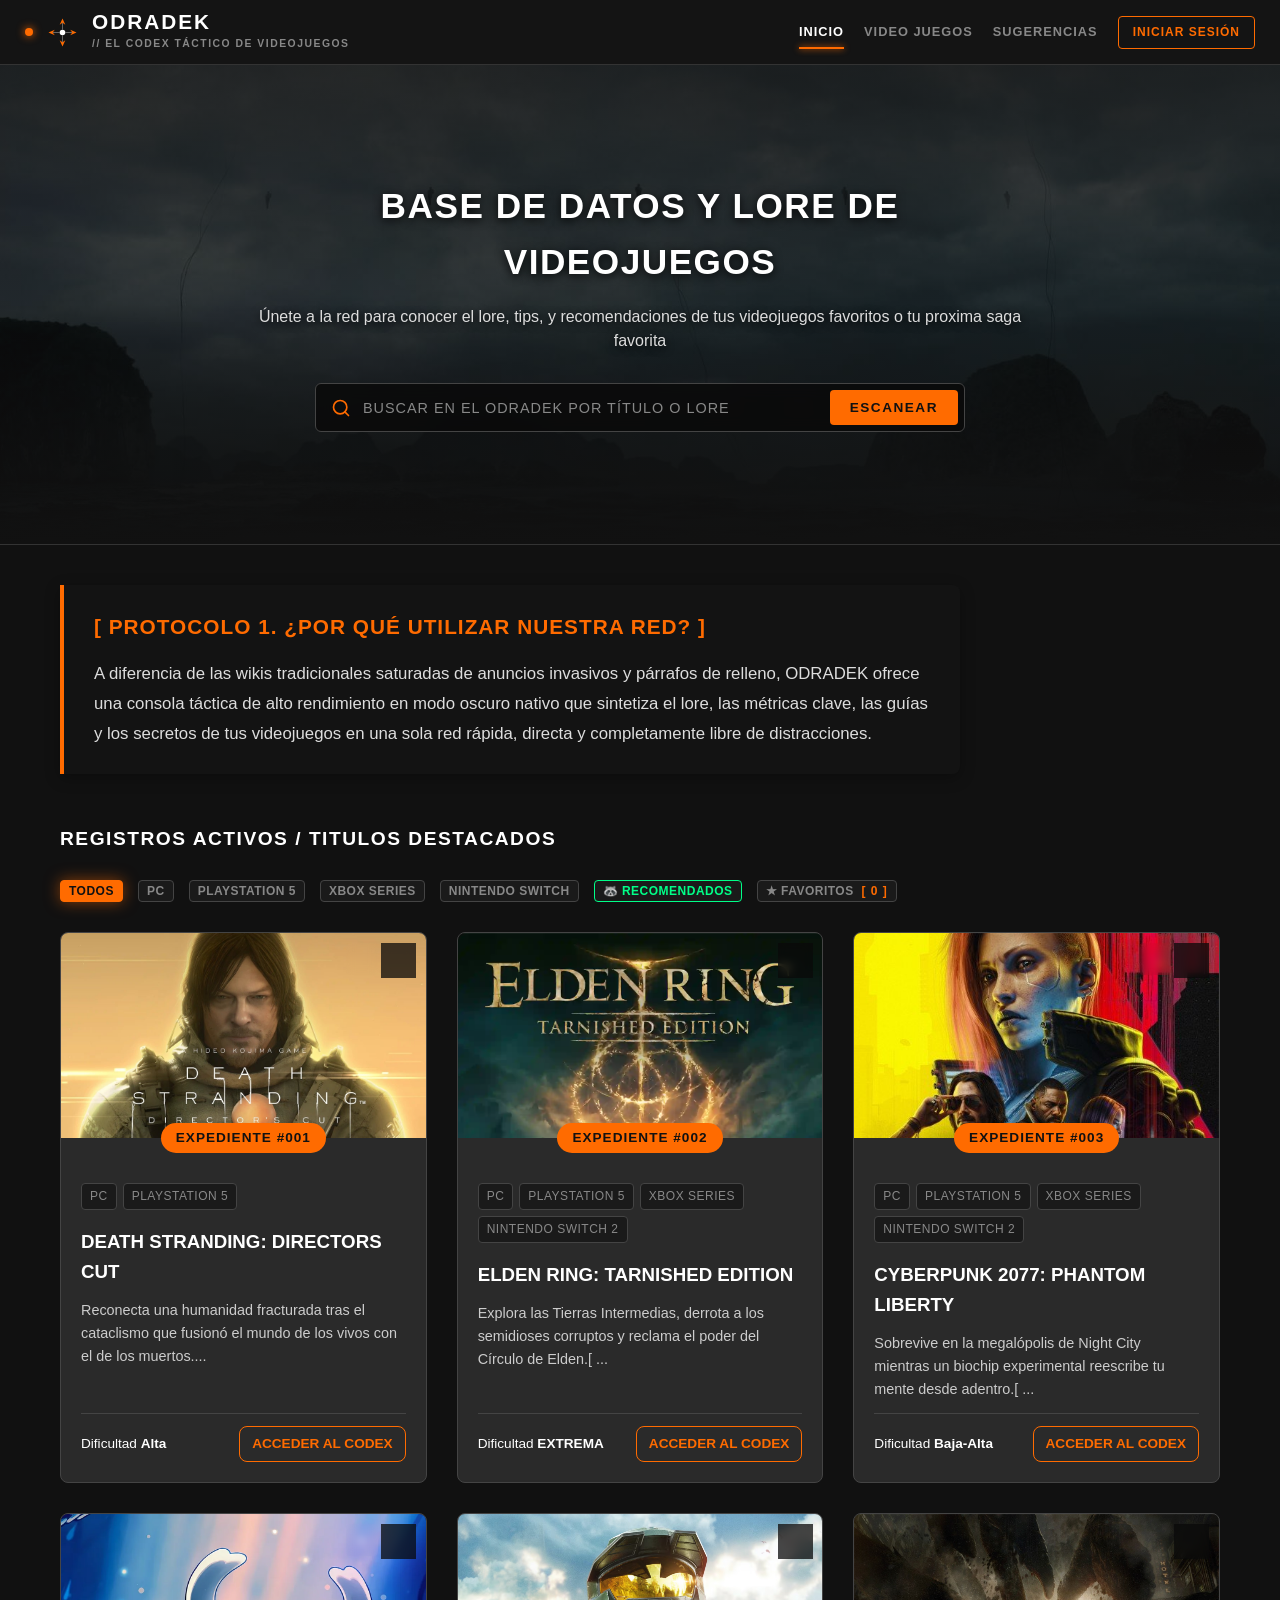
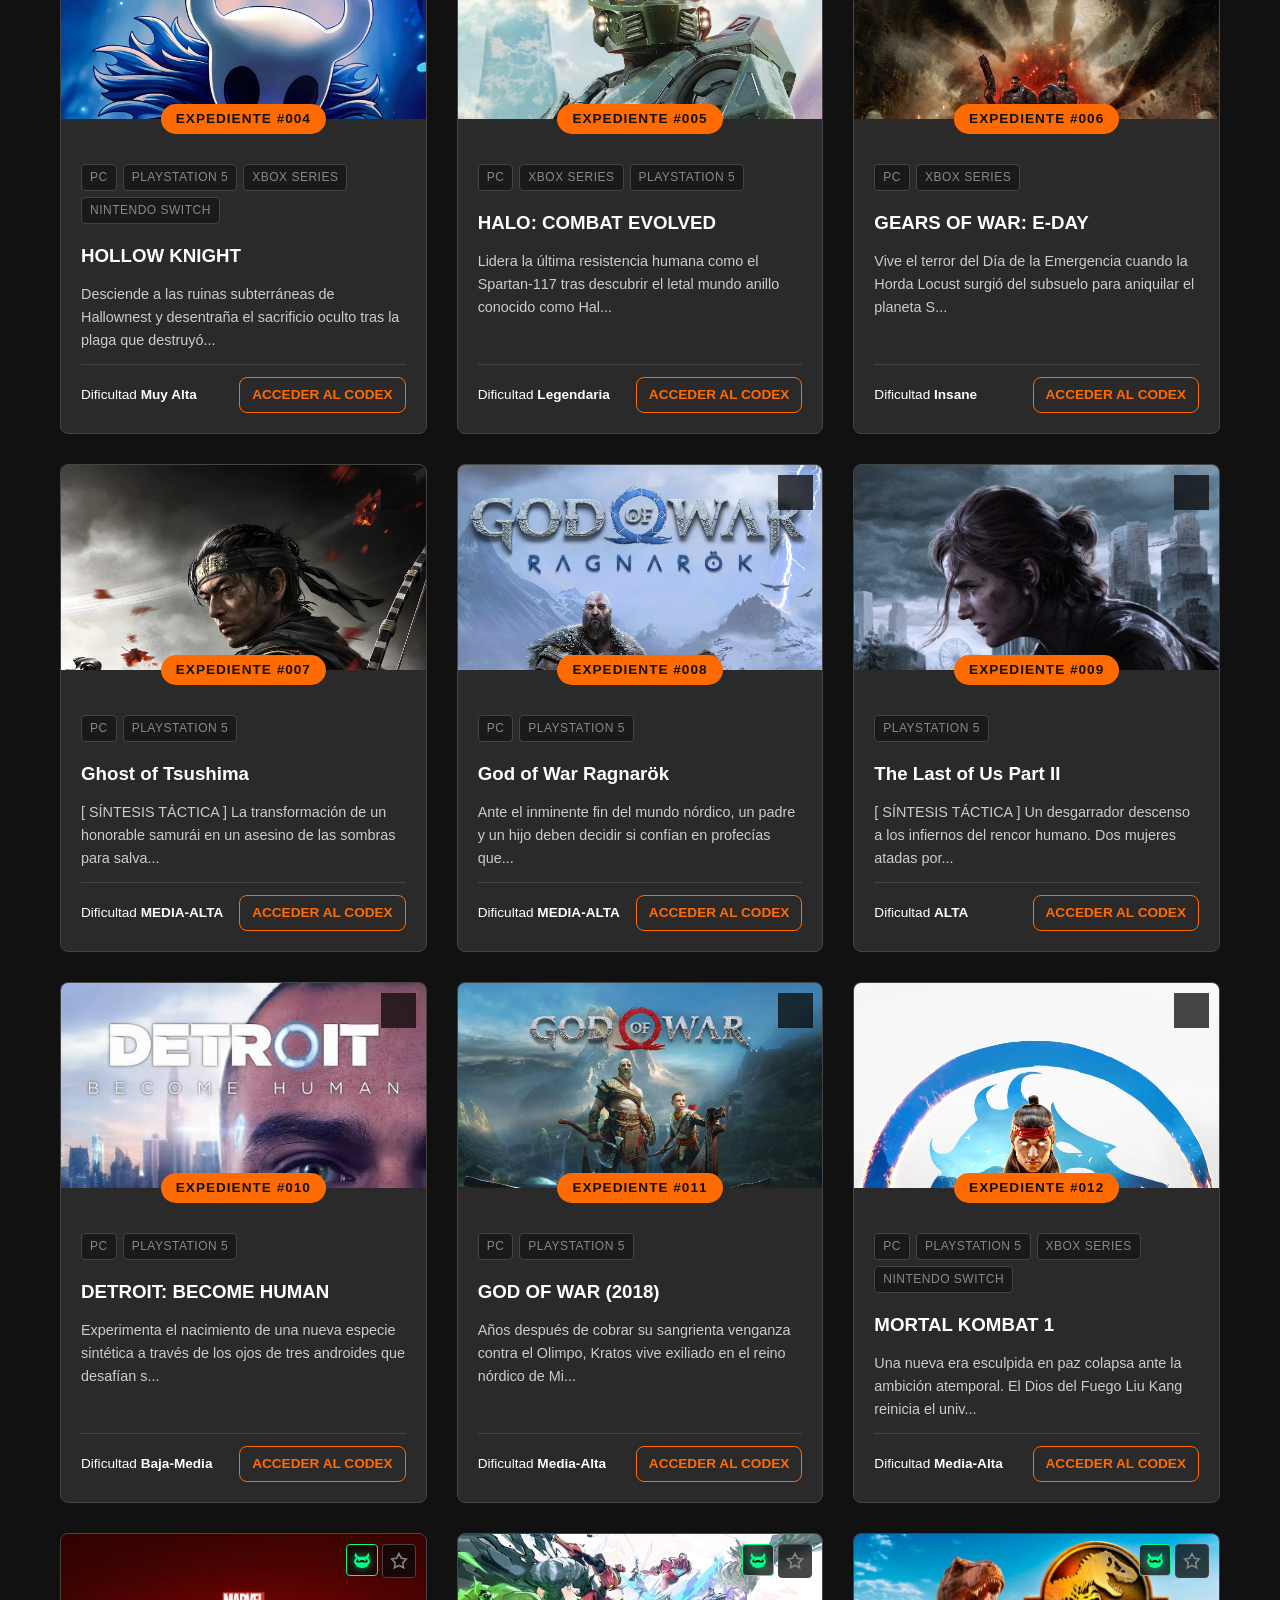
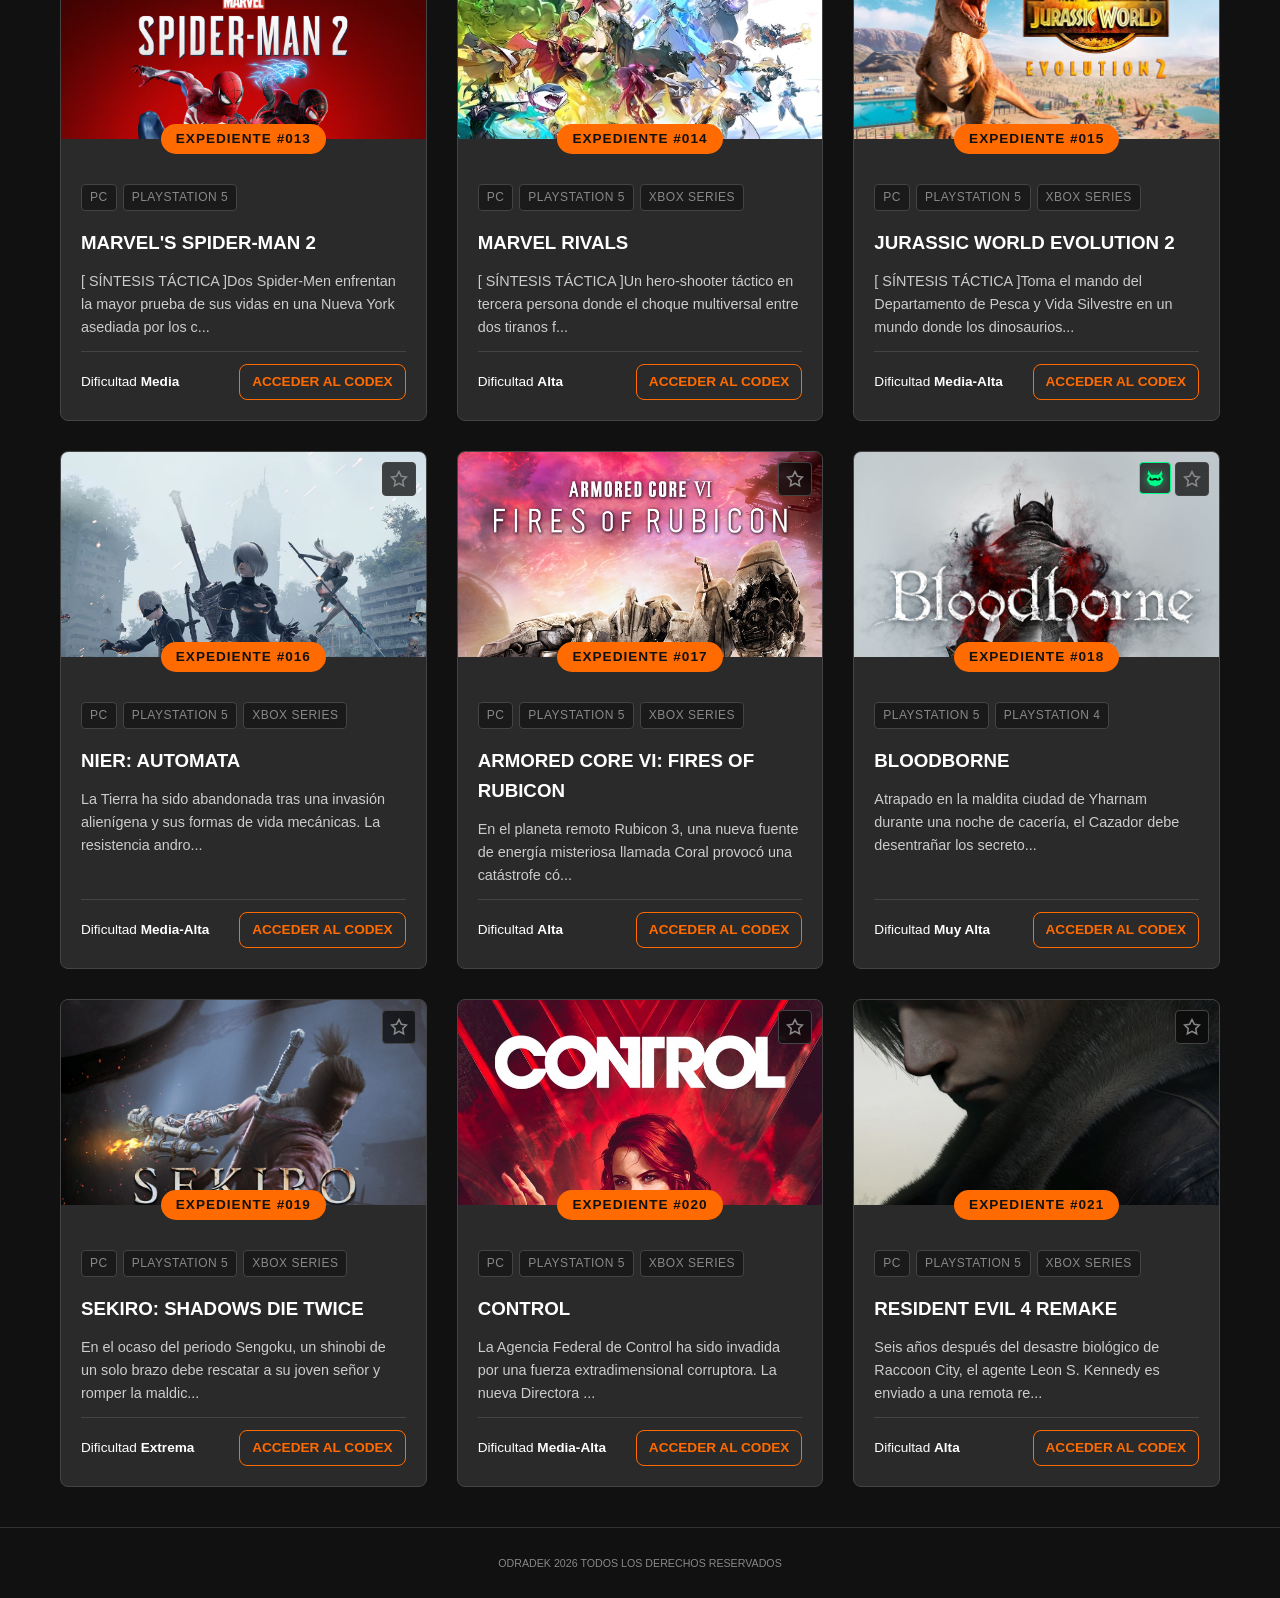
<file: index.html>
<!DOCTYPE html>
<html lang="es">
<head>
    <title>ODRADEK - Inicio</title>
    <link rel="stylesheet" href="css/style.css">
    <meta charset="UTF-8" />
    <meta name="description" content="Escanea e investiga el terreno de tu videojuego favorito, Para y hecho por Gamers" />
</head>
<body>

    <!-- Modal oculto: Easter Egg Protocolo Mapache -->
    <div id="mapache-protocol" style="display: none; position: fixed; top: 0; left: 0; width: 100%; height: 100%; background: rgba(10, 10, 10, 0.95); z-index: 9999; flex-direction: column; justify-content: center; align-items: center; text-align: center; border: 2px solid #ff6b00; backdrop-filter: blur(5px);">
        <h1 style="color: #ff6b00; font-family: monospace; font-size: 3rem; text-shadow: 0 0 15px #ff6b00; letter-spacing: 5px;">// ACCESO RESTRINGIDO //</h1>
        <p style="color: #fff; font-family: monospace; font-size: 1.2rem; max-width: 600px; margin: 20px 0;">Has accedido a los registros cifrados de Lyrod Studios. Las transmisiones están siendo monitoreadas.</p>
        <img src="IMG/MAPACHE_RODU.jpg" alt="Mapache Lyrod Studios" style="width: 220px; height: 220px; border-radius: 50%; border: 2px solid #ff6b00; margin-bottom: 30px; object-fit: cover; box-shadow: 0 0 25px rgba(255, 107, 0, 0.4);">
        <button id="btn-cerrar-mapache" class="btn-card" style="padding: 15px 30px; font-size: 1.2rem; cursor: pointer;">CERRAR CONEXIÓN</button>
    </div>

    <!-- Efecto visual de escaneo en pantalla -->
    <div class="screen-scanner"></div>

    <!-- Barra de navegación superior -->
    <header>
        <a href="index.html" class="brand-container">
            <span class="hud-indicator"></span>
            <svg xmlns="http://www.w3.org/2000/svg" viewBox="0 0 100 100" width="32" height="32" class="brand-logo" alt="Odradek">
                <circle cx="50" cy="50" r="8" fill="#ffffff" />
                <g fill="#ff6b00">
                    <polygon points="50,10 42,28 50,22 58,28" />
                    <polygon points="90,50 72,42 78,50 72,58" />
                    <polygon points="50,90 58,72 50,78 42,72" />
                    <polygon points="10,50 28,58 22,50 28,42" />
                </g>
                <g stroke="#888888" stroke-width="2.5" opacity="0.8">
                    <line x1="50" y1="22" x2="50" y2="42" />
                    <line x1="78" y1="50" x2="58" y2="50" />
                    <line x1="50" y1="78" x2="50" y2="58" />
                    <line x1="22" y1="50" x2="42" y2="50" />
                </g>
            </svg>
            <div class="brand-text">
                <h1 class="brand-title">ODRADEK</h1>
                <h2 class="brand-subtitle">// EL CODEX TÁCTICO DE VIDEOJUEGOS</h2>
            </div>
        </a>
        <nav class="nav-menu">
            <a href="index.html" class="nav-link active">INICIO</a>
            <a href="#catalogo" id="btn-catalogo" class="nav-link">VIDEO JUEGOS</a>
            <a href="#" id="btn-sugerencias" class="nav-link">SUGERENCIAS</a>
            <a href="#" id="btn-login" class="btn-login">INICIAR SESIÓN</a>
        </nav>
    </header>

    <!-- Banner principal y consola de búsqueda -->
    <section class="hero-banner">
        <img src="IMG/background.webp" width="500" alt="death-stranding-Background" class="hero-bg" />
        <div class="hero-overlay"></div>
        <main>
            <div class="hero-content">
                <h1 class="hero-title">BASE DE DATOS Y LORE DE VIDEOJUEGOS</h1>
                <p class="hero-desc">Únete a la red para conocer el lore, tips, y recomendaciones de tus videojuegos favoritos o tu proxima saga favorita</p>

                <div class="search-console">
                    <form role="search" onsubmit="event.preventDefault();"></form>
                    <svg class="search-icon" xmlns="http://www.w3.org/2000/svg" width="20" height="20" viewBox="0 0 24 24" fill="none" stroke="currentColor" stroke-width="2" stroke-linecap="round" stroke-linejoin="round">
                        <circle cx="11" cy="11" r="8"></circle>
                        <line x1="21" y1="21" x2="16.65" y2="16.65"></line>
                    </svg>
                    <input type="text" class="search-input" placeholder="BUSCAR EN EL ODRADEK POR TÍTULO O LORE">
                    <button class="btn-scan">ESCANEAR</button>
                </div>
            </div>
        </main>
    </section>

    <!-- Contenido principal y catálogo -->
    <main>
        <section class="protocol-section">
            <div>
                <h1>[ PROTOCOLO 1. ¿POR QUÉ UTILIZAR NUESTRA RED? ]</h1>
                <p>A diferencia de las wikis tradicionales saturadas de anuncios invasivos y párrafos de relleno, ODRADEK ofrece una consola táctica de alto rendimiento en modo oscuro nativo que sintetiza el lore, las métricas clave, las guías y los secretos de tus videojuegos en una sola red rápida, directa y completamente libre de distracciones.</p>
            </div>
        </section>

        <section id="catalogo" class="game-grid-container">
            <h2 class="Section-Title">REGISTROS ACTIVOS / TITULOS DESTACADOS</h2>

            <!-- Botones de filtro por consola -->
            <div class="platform-filters">
                <button class="tag filter-tag active" data-platform="all">TODOS</button>
                <button class="tag tag-pc filter-tag" data-platform="pc">PC</button>
                <button class="tag tag-ps filter-tag" data-platform="playstation">PLAYSTATION 5</button>
                <button class="tag tag-xbox filter-tag" data-platform="xbox">XBOX SERIES</button>
                <button class="tag tag-nintendo filter-tag" data-platform="nintendo">NINTENDO SWITCH</button>
                <button class="tag filter-tag tag-rec" data-platform="recommended">🦝 RECOMENDADOS</button>
                <button class="tag filter-tag tag-fav" data-platform="favorites"> ★ FAVORITOS <span id="fav-count" class="fav-counter">[ 0 ]</span>
</button>
            </div>

            <!-- Contenedor dinámico: JS inyecta las tarjetas aquí -->
            <div class="game-grid"></div>

            <!-- Alerta oculta: se activa cuando la búsqueda da 0 resultados -->
            <div id="no-results" style="display: none; text-align: center; padding: 40px 20px; border: 1px dashed #ff3333; background: rgba(255, 51, 51, 0.05); margin-top: 20px; border-radius: 4px;">
                <h3 style="color: #ff3333; font-family: monospace; font-size: 1.5rem; letter-spacing: 2px; margin-bottom: 10px;">[ // ERROR 404: EXPEDIENTE NO LOCALIZADO x.x // ]</h3>
                <p style="color: #888; font-family: monospace;">La red ODRADEK no encontró coincidencias en los registros activos. Intenta otra vez.</p>
            </div>

            <!-- Alerta táctica: se activa cuando el filtro de favoritos está en 0 -->
<div id="no-favorites" style="display: none; text-align: center; padding: 40px 20px; border: 1px dashed var(--neon-orange); background: rgba(255, 107, 0, 0.05); margin-top: 20px; border-radius: 4px;">
    <h3 style="color: var(--neon-orange); font-family: monospace; font-size: 1.5rem; letter-spacing: 2px; margin-bottom: 10px;">[ // REGISTRO DE FAVORITOS VACÍO // ]</h3>
    <p style="color: #888; font-family: monospace;">No has fijado ningún expediente en la memoria rápida. Pulsa la estrella en cualquier tarjeta para sincronizarla.</p>
</div>
        </section>
    </main>

    <footer>
        <small>ODRADEK 2026 TODOS LOS DERECHOS RESERVADOS</small>
    </footer>

<!-- Conexión a base de datos y lógica principal -->
    <script src="database.js"></script>
<!-- Módulos de infraestructura -->
    <script src="js/audio.js"></script>
    <script src="js/storage.js"></script>
 <!-- Orquestador principal de la interfaz -->
    <script src="js/app.js"></script>
    <script src="js/toast.js"></script>
</body>
</html>

<!-- NOTA INTERNA: AQUI TERMINA EL DIA UNO, CON EL TUTORIAL AL MINUTO 47:11 PENDIENTE DE CONTINUACION
 ANIMOS CHOOM, YO CONFIO EN TI -->
</file>
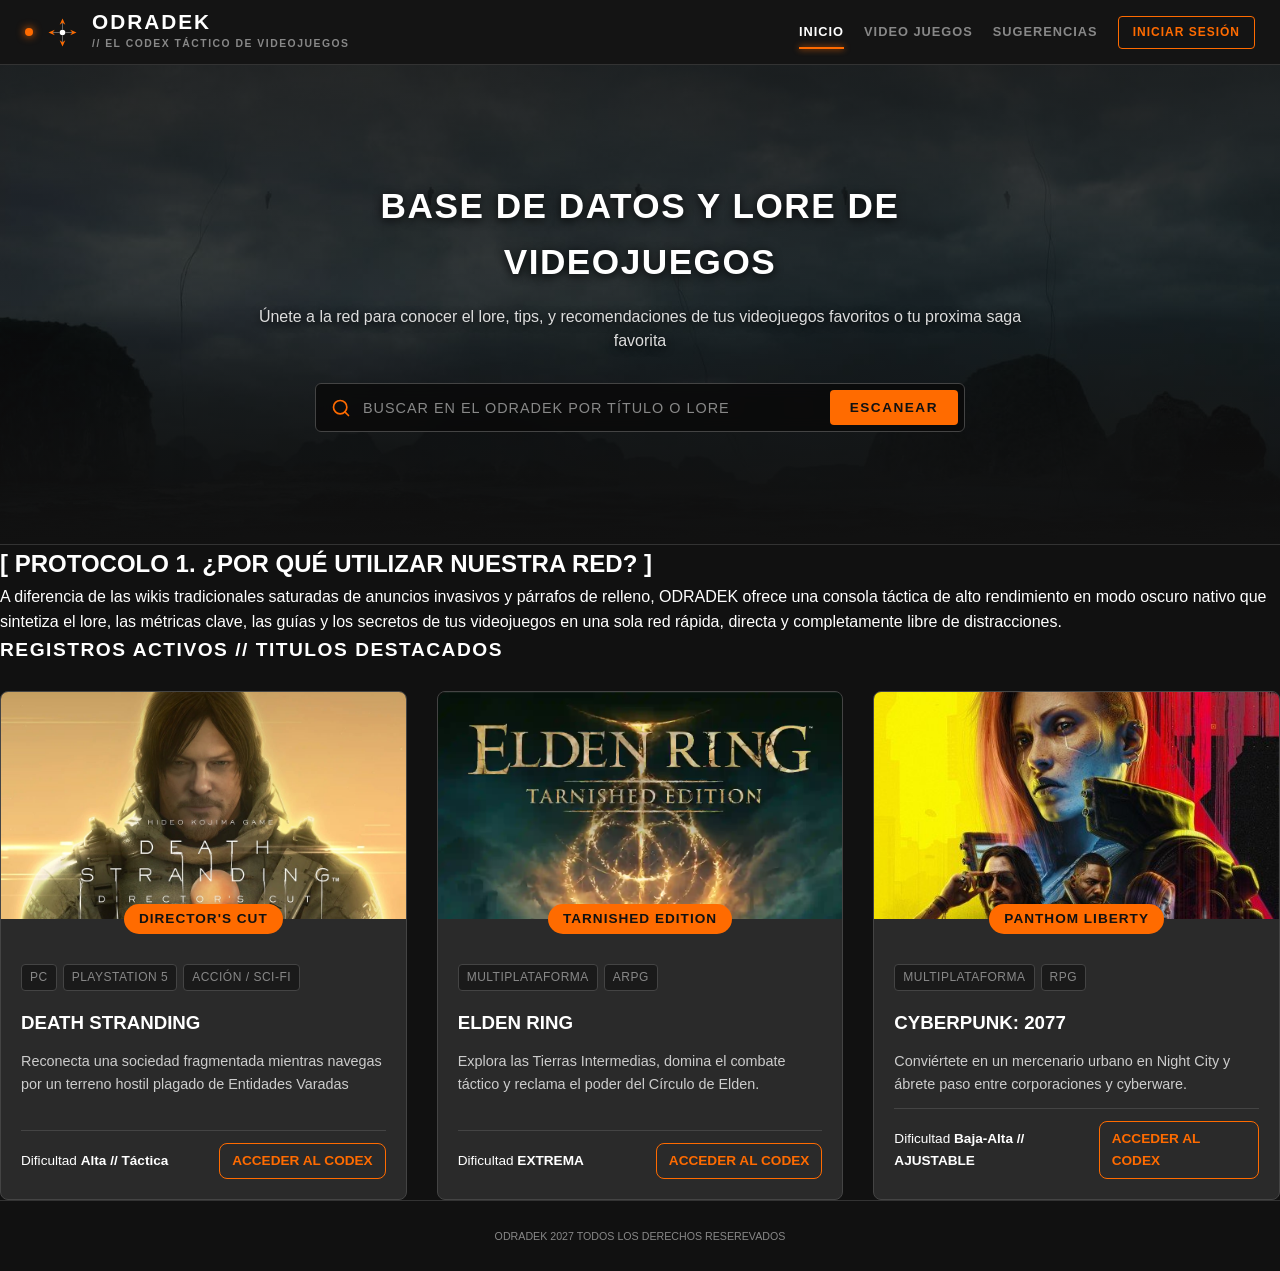
<file: HTML/index.html>
<!DOCTYPE html>

<html lang="es">

<head>

<title> ODRADEK - Inicio </title>
<link rel="stylesheet" href="Style.css">
<meta charset="UTF-8" />
<meta name="description" content="Escanea e investiga 
el terreno de tu videojuego favorito, Para y hecho por Gamers" />

</head>
<body>

<header>
  <div class="brand-container">
    <!-- 1. Indicador parpadeante HUD -->
    <span class="hud-indicator"></span>

    <svg xmlns="http://www.w3.org/2000/svg" viewBox="0 0 100 100" width="32" height="32" class="brand-logo" alt="Odradek">
      <circle cx="50" cy="50" r="8" fill="#ffffff" />
      <g fill="#ff6b00">
        <polygon points="50,10 42,28 50,22 58,28" />
        <polygon points="90,50 72,42 78,50 72,58" />
        <polygon points="50,90 58,72 50,78 42,72" />
        <polygon points="10,50 28,58 22,50 28,42" />
      </g>
      <g stroke="#888888" stroke-width="2.5" opacity="0.8">
        <line x1="50" y1="22" x2="50" y2="42" />
        <line x1="78" y1="50" x2="58" y2="50" />
        <line x1="50" y1="78" x2="50" y2="58" />
        <line x1="22" y1="50" x2="42" y2="50" />
      </g>
    </svg>

    <div class="brand-text">
      <h1 class="brand-title">ODRADEK</h1>
      <h2 class="brand-subtitle">// EL CODEX TÁCTICO DE VIDEOJUEGOS</h2>
    </div>
  </div>

  <nav class="nav-menu">
    <a href="#" class="nav-link active">INICIO</a>
    <a href="#" class="nav-link">VIDEO JUEGOS</a>
    <a href="#" class="nav-link">SUGERENCIAS</a>
    <a href="#" class="btn-login">INICIAR SESIÓN</a>
  </nav>
</header>
<section class="hero-banner">
  <img src="./background.webp" width="500" alt="death-stranding-Background" class="hero-bg"/>
<div class="hero-overlay"> </div>
<main>

<div class="hero-content"> 

  <h1 class="hero-title"> BASE DE DATOS Y LORE DE VIDEOJUEGOS</h1>
  <p class="hero-desc">Únete a la red para conocer el lore, tips, y recomendaciones de tus videojuegos favoritos o tu proxima saga favorita </p>

<div class="search-console">
<form role="search"> </form>
<svg class="search-icon" xmlns="http://www.w3.org/2000/svg" width="20" height="20" viewBox="0 0 24 24" fill="none" stroke="currentColor" stroke-width="2" stroke-linecap="round" stroke-linejoin="round">
    <circle cx="11" cy="11" r="8"></circle>
    <line x1="21" y1="21" x2="16.65" y2="16.65"></line>
  </svg>
<input type="text" class="search-input" placeholder="BUSCAR EN EL ODRADEK POR TÍTULO O LORE">
<button class="btn-scan"> ESCANEAR </button>
</div>
</div>
</section>

<section>
   <div>
        <h1> [ PROTOCOLO 1. ¿POR QUÉ UTILIZAR NUESTRA RED? ]</h1>
    
    <p>A diferencia de las wikis tradicionales saturadas de anuncios invasivos y párrafos de relleno, ODRADEK  ofrece una consola táctica de alto rendimiento en modo oscuro nativo que sintetiza el lore, las métricas clave, las guías y los secretos de tus videojuegos en una sola red rápida, directa y completamente libre de distracciones. </p>
</div>
 <section class="game-grid-container">
<h2 class="Section-Title"> REGISTROS ACTIVOS // TITULOS DESTACADOS </h2> 


<div class="game-grid">
  <!-- TARJETA 1: DEATH STRANDING -->
<article class="game-card">
 <!-- TARJETA 1: IMAGENN DE DEATH STRANDING -->
  <div class="card-image">
    <img src="./death-stranding-directors-cut_fbaa.jpg" alt="" width="300">
    <span class="game-badge"> DIRECTOR'S CUT </span>
  </div>
<!-- TARJETA 1: TAGS DE DEATH STRANDING -->
<div class="card-content">
  <div class="card-tags">
<span class="tag"> PC </span>
<span class="tag"> PLAYSTATION 5</span>
<span class="tag"> Acción / Sci-Fi</span>
  </div>
  
  <!-- TARJETA 1: CONTENIDO DE DEATH STRANDING -->
<h3> DEATH STRANDING </h3>
<p class="card-excerpt"> Reconecta una sociedad fragmentada mientras navegas por un terreno hostil plagado de Entidades Varadas </p>

<div class="card-footer"> 
<span class="card-metric"> Dificultad <strong> Alta // Táctica </strong></span>
<a href="#" class="btn-card"> ACCEDER AL CODEX</a>
</div>


</div>

</article>


  <!-- TARJETA 2: ELDEN RING -->
<article class="game-card">
 <!-- TARJETA 1: IMAGEN DE ELDEN RING -->
  <div class="card-image">
    <img src="./ELDENRING.png" alt="" width="300">
    <span class="game-badge"> TARNISHED EDITION </span>
  </div>
<!-- TARJETA 2: TAGS DE ELDEN RING -->
<div class="card-content">
  <div class="card-tags">
<span class="tag"> Multiplataforma</span>
<span class="tag"> ARPG </span>
  </div>
  <!-- TARJETA 2: CONTENIDO DE ELDEN RING -->
<h3> ELDEN RING </h3>
<p class="card-excerpt"> Explora las Tierras Intermedias, domina el combate táctico y reclama el poder del Círculo de Elden. </p>

<div class="card-footer"> 
<span class="card-metric"> Dificultad <strong> EXTREMA </strong></span>
<a href="#" class="btn-card"> ACCEDER AL CODEX</a>
</div>
</div>
</article>



  <!-- TARJETA 3: CYBERPUNK: 2077 -->
<article class="game-card">
 <!-- TARJETA 1: IMAGEN DE CYBERPUNK: 2077 -->
  <div class="card-image">
    <img src="./CYBERPUNK.png" alt="" width="300">
    <span class="game-badge"> PANTHOM LIBERTY </span>
  </div>
<!-- TARJETA 3: TAGS DE CYBERPUNK: 2077 -->
<div class="card-content">
  <div class="card-tags">
<span class="tag"> Multiplataforma</span>
<span class="tag"> RPG</span>
  </div>
  <!-- TARJETA 3: CONTENIDO DE CYBERPUNK: 2077 -->
<h3> CYBERPUNK: 2077 </h3>
<p class="card-excerpt"> Conviértete en un mercenario urbano en Night City y ábrete paso entre corporaciones y cyberware. </p>

<div class="card-footer"> 
<span class="card-metric"> Dificultad <strong> Baja-Alta // AJUSTABLE </strong></span>
<a href="#" class="btn-card"> ACCEDER AL CODEX</a>
</div>
</div>
</article>


</div>
 </section>



</main>

<footer>

<small> ODRADEK 2027 TODOS LOS DERECHOS RESEREVADOS </small>

</footer>

</body>

</html>

<!-- NOTA INTERNA: AQUI TERMINA EL DIA UNO, CON EL TUTORIAL AL MINUTO 47:11 PENDIENTE DE CONTINUACION
 ANIMOS CHOOM, YO CONFIO EN TI -->
</file>
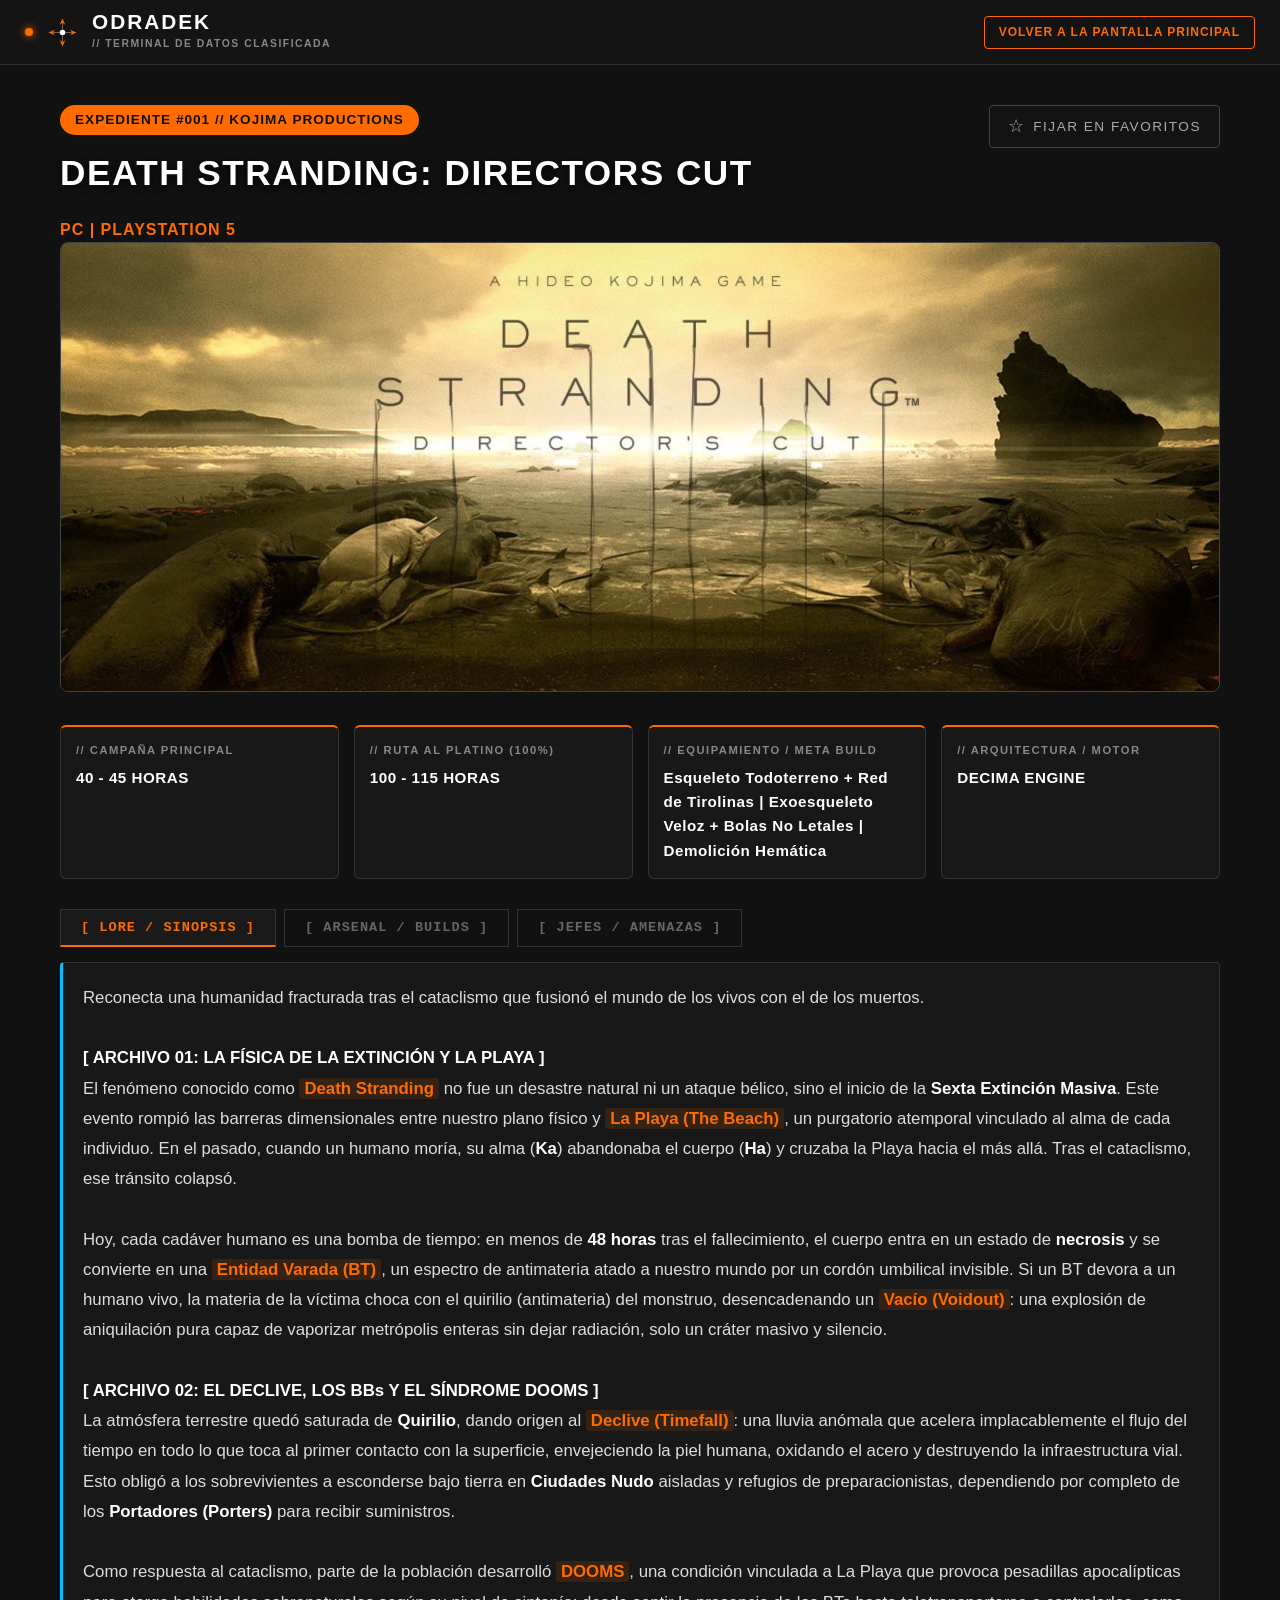
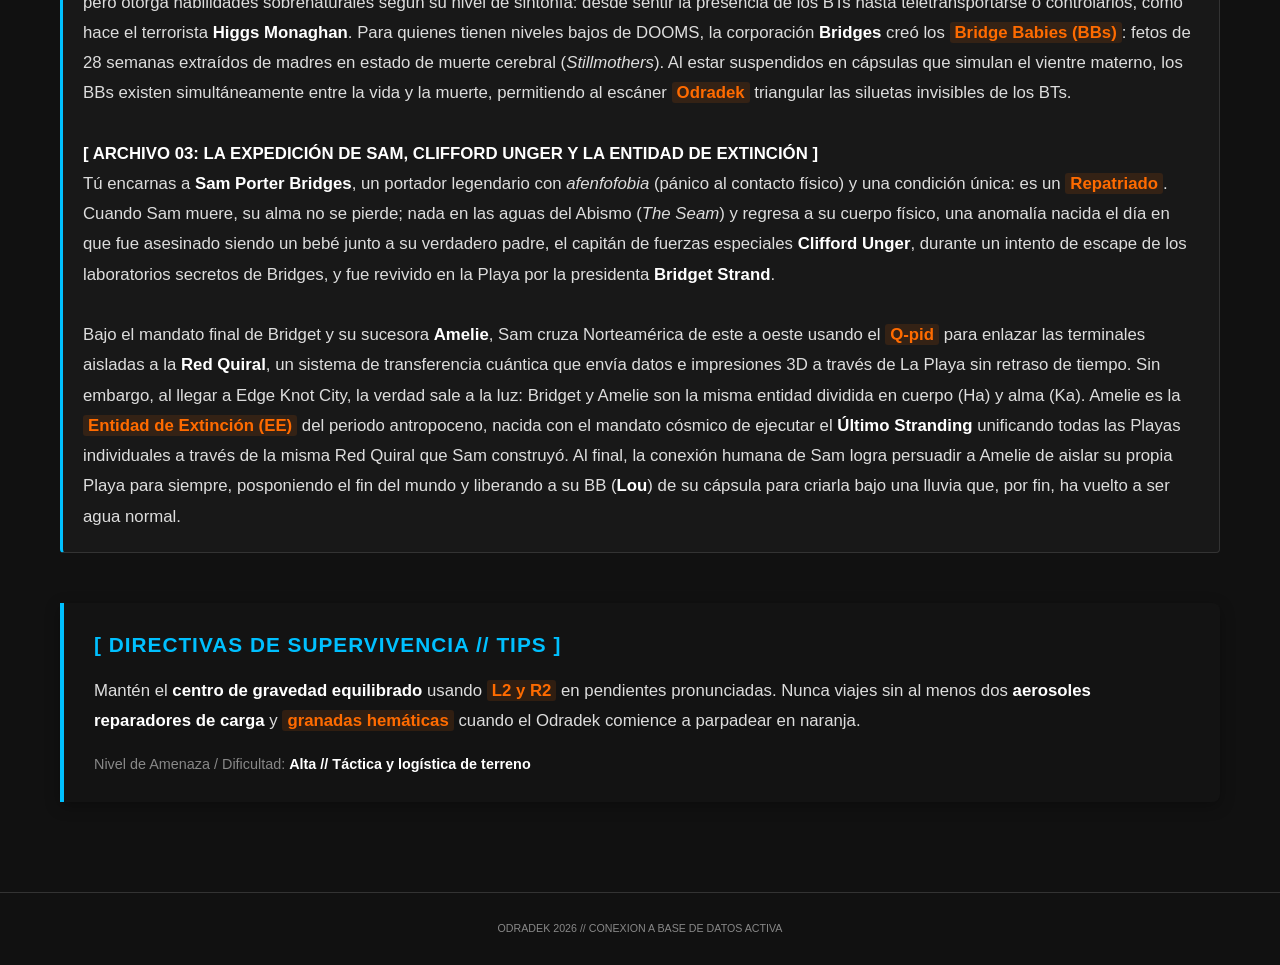
<file: codex.html>
<!DOCTYPE html>
<html lang="es">
<head>
    <meta charset="UTF-8">
    <meta name="viewport" content="width=device-width, initial-scale=1.0">
    <title>ODRADEK - Terminal del Codex</title>
    <link rel="stylesheet" href="css/style.css">
</head>
<body>

  <!-- BLOQUE 1: ENCABEZADO SUPERIOR -->
  <header>
    <a href="index.html" class="brand-container">
        <span class="hud-indicator"></span>
        <svg xmlns="http://www.w3.org/2000/svg" viewBox="0 0 100 100" width="32" height="32" class="brand-logo" alt="Odradek">
            <circle cx="50" cy="50" r="8" fill="#ffffff" />
            <g fill="#ff6b00">
                <polygon points="50,10 42,28 50,22 58,28" />
                <polygon points="90,50 72,42 78,50 72,58" />
                <polygon points="50,90 58,72 50,78 42,72" />
                <polygon points="10,50 28,58 22,50 28,42" />
            </g>
            <g stroke="#888888" stroke-width="2.5" opacity="0.8">
                <line x1="50" y1="22" x2="50" y2="42" />
                <line x1="78" y1="50" x2="58" y2="50" />
                <line x1="50" y1="78" x2="50" y2="58" />
                <line x1="22" y1="50" x2="42" y2="50" />
            </g>
        </svg>
        <div class="brand-text">
            <h1 class="brand-title">ODRADEK</h1>
            <h2 class="brand-subtitle">// TERMINAL DE DATOS CLASIFICADA</h2>
        </div>
    </a>
    <nav class="nav-menu">
       <a href="index.html" class="btn-login"> VOLVER A LA PANTALLA PRINCIPAL </a>
    </nav>
  </header>

  <main class="codex-container">

    <!-- BLOQUE 2: IDENTIFICACIÓN DEL JUEGO Y ACCIÓN DE FAVORITO -->
    <div class="codex-header">
        <div style="display: flex; justify-content: space-between; align-items: flex-start; flex-wrap: wrap; gap: 20px;">
            <div>
                <span id="game-badge" class="game-badge" style="margin: 0 0 10px 0;">CARGANDO...</span>
                <h1 id="game-title" class="hero-title">ESCANEANDO REGISTRO...</h1>
                <p id="game-platforms" style="color: var(--neon-orange); font-weight: bold; letter-spacing: 1px;"></p>
            </div>
            
            <!-- Botón de guardado táctico en memoria -->
            <button id="btn-codex-fav" class="btn-fav-codex" aria-label="Fijar expediente">
                <span class="fav-icon">★</span>
                <span class="fav-label">FIJAR EXPEDIENTE</span>
            </button>
        </div>
    </div>

    <div class="codex-banner">
        <img id="game-img" src="" alt="Imagen del juego" style="width: 100%; max-height: 450px; object-fit: cover; border-radius: 8px; border: 1px solid #444;">
    </div>

    <!-- BLOQUE 3: PANEL DE TELEMETRÍA TÁCTICA -->
    <section class="telemetry-grid">
        <div class="telemetry-card">
            <span class="telemetry-label">// CAMPAÑA PRINCIPAL</span>
            <strong id="game-campaign" class="telemetry-value">--</strong>
        </div>
        <div class="telemetry-card">
            <span class="telemetry-label">// RUTA AL PLATINO (100%)</span>
            <strong id="game-platinum" class="telemetry-value">--</strong>
        </div>
        <div class="telemetry-card">
            <span class="telemetry-label">// EQUIPAMIENTO / META BUILD</span>
            <strong id="game-build" class="telemetry-value">--</strong>
        </div>
        <div class="telemetry-card">
            <span class="telemetry-label">// ARQUITECTURA / MOTOR</span>
            <strong id="game-engine" class="telemetry-value">--</strong>
        </div>
    </section>

    <!-- BLOQUE 4: SISTEMA DE PESTAÑAS INTERACTIVAS (TABS) -->
    <section class="protocol-section" style="max-width: 100%; margin-top: 30px; border: none; padding: 0; background: transparent; box-shadow: none;">
        
        <div class="tabs-header">
            <button class="tab-btn active" data-tab="lore">[ LORE / SINOPSIS ]</button>
            <button class="tab-btn" data-tab="arsenal">[ ARSENAL / BUILDS ]</button>
            <button class="tab-btn" data-tab="amenazas">[ JEFES / AMENAZAS ]</button>
        </div>

        <div id="tab-lore" class="tab-content active" style="border-left-color: #00c0ff;">
            <p id="game-lore">Extrayendo información de la Red...</p>
        </div>

        <div id="tab-arsenal" class="tab-content" style="border-left-color: var(--neon-orange);">
            <p id="game-arsenal">Cargando armamento táctico...</p>
        </div>

        <div id="tab-amenazas" class="tab-content" style="border-left-color: #ff003c;">
            <p id="game-amenazas">Analizando perfiles hostiles...</p>
        </div>

    </section>

    <!-- BLOQUE 5: DIRECTIVAS DE SUPERVIVENCIA -->
    <section class="protocol-section" style="max-width: 100%; border-left-color: #00c0ff; margin-top: 30px;">
        <h1 style="color: #00c0ff;">[ DIRECTIVAS DE SUPERVIVENCIA // TIPS ]</h1>
        <p id="game-tips">Cargando parámetros de combate...</p>
        <p style="margin-top: 15px; font-size: 0.9rem; color: #888;">
            Nivel de Amenaza / Dificultad: <strong id="game-difficulty" style="color: #fff;"></strong>
        </p>
    </section>
    
  </main>

  <footer>
    <small>ODRADEK 2026 // CONEXION A BASE DE DATOS ACTIVA</small>
  </footer>

  <!-- INFRAESTRUCTURA Y CEREBRO MODULAR DEL CODEX -->
  <script src="database.js"></script>
  <script src="js/audio.js"></script>
  <script src="js/storage.js"></script>
  <script src="js/codex.js"></script>
  <script src="js/toast.js"></script>
</body>
</html>
</file>
<file: css/style.css>
:root {
    --neon-orange: #ff6b00;
    --tactical-grey: #2a2a2a;
    --text-muted: #888888;
}

* {
    margin: 0;
    padding: 0;
    box-sizing: border-box;
    font-family: 'Segoe UI', Tahoma, Geneva, Verdana, sans-serif;
}

html {
    scroll-behavior: smooth;
}

body {
    background-color: #111111;
    color: #ffffff;
    line-height: 1.6;
}

/* 2. HEADER HUD*/
header {
    background-color: #141414;
    border-bottom: 1px solid #333333;
    padding: 12px 25px;
    display: flex;
    justify-content: space-between;
    align-items: center;
    position: sticky;
    top: 0;
    z-index: 100;
    backdrop-filter: blur(8px);
}

.brand-container {
    display: flex;
    align-items: center;
    gap: 12px;
    text-decoration: none; /* Quita el subrayado de enlace */
    cursor: pointer;       /* Pone la manita al pasar el mouse */
}

.hud-indicator {
    width: 8px;
    height: 8px;
    background-color: var(--neon-orange);
    border-radius: 50%;
    box-shadow: 0 0 8px var(--neon-orange);
    animation: odradek-pulse 1.4s infinite ease-in-out;
}

.brand-logo {
    width: 35px;
    height: 35px;
}

.brand-text {
    display: flex;
    flex-direction: column;
}

.brand-title {
    font-size: 1.3rem;
    font-weight: 900;
    letter-spacing: 2px;
    color: #ffffff;
    margin: 0;
    line-height: 1;
}

.brand-subtitle {
    font-size: 0.65rem;
    color: var(--text-muted);
    letter-spacing: 1.5px;
    margin-top: 3px;
}

.nav-menu {
    display: flex;
    gap: 20px;
    align-items: center;
    margin-left: auto;
}

.nav-link,
.nav-link:visited {
    color: #888888;
    text-decoration: none;
    font-size: 0.8rem;
    font-weight: 700;
    letter-spacing: 1px;
    padding: 5px 0;
    transition: all 0.2s ease;
    position: relative;
}

.nav-link:hover,
.nav-link.active {
    color: #ffffff;
}

.nav-link.active::after,
.nav-link:hover::after {
    content: "";
    position: absolute;
    bottom: -2px;
    left: 0;
    width: 100%;
    height: 2px;
    background-color: var(--neon-orange);
    box-shadow: 0 0 6px var(--neon-orange);
}

.btn-login,
.btn-login:visited {
    color: var(--neon-orange);
    border: 1px solid var(--neon-orange);
    padding: 6px 14px;
    border-radius: 4px;
    text-decoration: none;
    font-size: 0.75rem;
    font-weight: 700;
    letter-spacing: 1px;
    transition: all 0.2s ease;
}

.btn-login:hover {
    background-color: var(--neon-orange);
    color: #111111;
    box-shadow: 0 0 10px rgba(255, 107, 0, 0.5);
}

/* 3. HERO BANNER CINEMATOGRÁFICO Y ESCÁNER*/
.hero-banner {
    position: relative;
    min-height: 480px;
    display: flex;
    align-items: center;
    justify-content: center;
    padding: 60px 20px;
    overflow: hidden;
    border-bottom: 1px solid #333333;
}

.hero-bg {
    position: absolute;
    top: 0;
    left: 0;
    width: 100%;
    height: 100%;
    object-fit: cover;
    object-position: center 30%;
    z-index: 1;
    filter: brightness(0.6) contrast(1.1);
}

.hero-overlay {
    position: absolute;
    top: 0;
    left: 0;
    width: 100%;
    height: 100%;
    background: linear-gradient(
        180deg,
        rgba(20, 20, 20, 0.8) 0%,
        rgba(17, 17, 17, 0.5) 50%,
        #111111 100%
    );
    z-index: 2;
}

.hero-content {
    position: relative;
    z-index: 3;
    max-width: 800px;
    width: 100%;
    text-align: center;
}

.hero-title {
    font-size: 2.2rem;
    font-weight: 900;
    color: #ffffff;
    letter-spacing: 1.5px;
    margin-bottom: 15px;
    text-transform: uppercase;
    text-shadow: 0 2px 10px rgba(0, 0, 0, 0.9);
}

.hero-desc {
    color: #dddddd;
    font-size: 1rem;
    margin-bottom: 30px;
    line-height: 1.5;
    text-shadow: 0 2px 8px rgba(0, 0, 0, 0.9);
}

/* Consola de Búsqueda */
.search-console {
    display: flex;
    flex-direction: row;
    align-items: center;
    background-color: rgba(10, 10, 10, 0.85);
    backdrop-filter: blur(8px);
    border: 1px solid #444444;
    border-radius: 6px;
    padding: 6px 6px 6px 15px;
    max-width: 650px;
    width: 100%;
    margin: 0 auto;
    transition: all 0.3s ease;
}

.search-console:focus-within {
    border-color: var(--neon-orange);
    box-shadow: 0 0 15px rgba(255, 107, 0, 0.3);
}

.search-icon {
    width: 20px;
    height: 20px;
    color: var(--neon-orange);
    margin-right: 12px;
    flex-shrink: 0;
}

.search-input {
    flex: 1;
    background: transparent;
    border: none;
    color: #ffffff;
    font-size: 0.9rem;
    outline: none;
    letter-spacing: 1px;
}

.search-input::placeholder {
    color: #888888;
}

.btn-scan {
    margin-left: auto;
    background-color: var(--neon-orange);
    color: #111111;
    border: none;
    padding: 10px 20px;
    font-weight: bold;
    font-size: 0.85rem;
    letter-spacing: 1.5px;
    border-radius: 4px;
    cursor: pointer;
    transition: all 0.2s ease;
    white-space: nowrap;
    flex-shrink: 0;
}

.btn-scan:hover {
    background-color: #ff8533;
    box-shadow: 0 0 15px rgba(255, 107, 0, 0.6);
}

.screen-scanner{
    position: fixed;
    top: 0;
    left: 0;
    width: 100vw;
    height: 100vh;
    background: radial-gradient(circle at center, rgba(0, 192, 255, 0.4) 0%, rgba(0, 112, 209, 0.15) 60%, transparent 100%);
    pointer-events: none;
    z-index: 999;
    opacity: 0;
    transition: opacity 0.1s ease-out;

}

.screen-scanner.scanning{


    opacity: 1;
}

/*4. CONTENIDO Y GRID DE JUEGOS */
main {
    padding: 40px 20px;
    max-width: 1200px;
    margin: 0 auto;
}

.protocol-section {
    margin-bottom: 40px;
}

.protocol-section h1 {
    font-size: 1.5rem;
    margin-bottom: 15px;
    color: #ffffff;
}

.protocol-section p {
    color: #cccccc;
}

.protocol-section{
    margin-bottom: 50px;
    background-color: rgba(20, 20, 20, 0.8);
    border-left: 4px solid var(--neon-orange);
    padding: 25px 30px;
    border-radius: 0 8px 8px 0;
    max-width: 900px;
    box-shadow: 0 4px 15px rgba(0, 0, 0, 0.3);
}

.protocol-section h1{
    font-size: 1.3rem;
    margin-bottom: 15px;
    color: var(--neon-orange);
    letter-spacing: 1px;
}

.protocol-section p{

    color: #dddddd;
    font-size: 1.05rem;
    line-height: 1.8;

}


.Section-Title {
    font-size: 1.2rem;
    letter-spacing: 1.5px;
    margin-bottom: 25px;
    color: #ffffff;
}

.platform-filters {
    display: flex;
    gap: 15px;
    margin-bottom: 30px;
    flex-wrap: wrap;
}

.filter-tag {
    cursor: pointer;
    font-weight: bold;
    font-size: 0.85rem;
    padding: 8px 16px;
    transition: all 0.3s ease;

}

.filter-tag.active{

    background-color: var(--neon-orange);
    color: #111111;
    border-color: var(--neon-orange);
    box-shadow: 0 0 15px rgba(255, 107, 0, 0.5);
}

.game-grid {
    display: grid;
    grid-template-columns: repeat(auto-fill, minmax(300px, 1fr));
    gap: 30px;
}

.game-card {
    background-color: var(--tactical-grey);
    border: 1px solid #444444;
    border-radius: 8px;
    overflow: hidden;
    display: flex;
    flex-direction: column;
}

.game-card{
    transition: transform 0.3s ease, border-color 0.3s ease, box-shadow 0.3s ease;
}

.game-card:hover{

    transform: translateY(-6px);
    border-color: var(--neon-orange);
    box-shadow: 0px 8px 20px rgba(255, 107, 0, 0.25);

}

.tag{

transition: all 0.2 ease;
cursor: default;
}

.tag:hover {

border-color: var(--neon-orange);
box-shadow: 0 0 8px rgba(255, 107, 0, 0.5);
background-color: rgba(255, 107, 0, 0.1);

}

.tag-ps:hover {
    border-color: #0070d1;
    box-shadow: 0 0 10px rgba(0, 112, 209, 0.6);
    background-color: rgba(0, 112, 209, 0.15);
}

/* Xbox - Verde Neón */
.tag-xbox:hover {
    border-color: #10e62c;
    box-shadow: 0 0 10px rgba(16, 230, 44, 0.6);
    background-color: rgba(16, 230, 44, 0.15);
}

/* Nintendo - Rojo Neón */
.tag-nintendo:hover {
    border-color: #ff0033;
    box-shadow: 0 0 10px rgba(255, 0, 51, 0.6);
    background-color: rgba(255, 0, 51, 0.15);
}

/* PC (Steam Blue) - Cámbialo a #ffcc00 si prefieres amarillo */
.tag-pc:hover {
    border-color: #66c0f4;
    box-shadow: 0 0 10px rgba(102, 192, 244, 0.6);
    background-color: rgba(102, 192, 244, 0.15);
}

.card-image {
    position: relative;
}

.game-card img {
    width: 100%;
    aspect-ratio: 16 / 9;
    object-fit: cover;
    object-position: top;
    display: block;
}

.card-content {
    padding: 20px;
    display: flex;
    flex-direction: column;
    gap: 12px;
    flex-grow: 1;
}

.game-badge {
    display: block;
    width: fit-content;
    margin: -15px auto 10px auto;
    background-color: var(--neon-orange);
    color: #111111;
    padding: 4px 15px;
    font-weight: bold;
    font-size: 0.85rem;
    letter-spacing: 1px;
    border-radius: 20px;
    position: relative;
    z-index: 2;
}

.card-tags {
    display: flex;
    flex-wrap: wrap;
    gap: 6px;
    margin-bottom: 5px;
}

.tag {
    background-color: #1a1a1a;
    color: var(--text-muted);
    border: 1px solid #444444;
    font-size: 0.75rem;
    padding: 3px 8px;
    border-radius: 4px;
    text-transform: uppercase;
    letter-spacing: 0.5px;
}

.card-excerpt {
    color: #cccccc;
    font-size: 0.9rem;
}

.card-footer {
    display: flex;
    justify-content: space-between;
    align-items: center;
    margin-top: auto;
    padding-top: 12px;
    border-top: 1px solid #444444;
}

.card-metric {
    font-size: 0.85rem;
}

.btn-card {
    background-color: transparent;
    color: var(--neon-orange);
    border: 1px solid var(--neon-orange);
    padding: 6px 12px;
    border-radius: 8px;
    text-decoration: none;
    font-size: 0.85rem;
    font-weight: bold;
    transition: all 0.2s ease;
}

.btn-card:hover {
    background-color: var(--neon-orange);
    color: #111111;
    box-shadow: 0 0 10px rgba(255, 107, 0, 0.6);
}

footer {
    text-align: center;
    padding: 25px;
    border-top: 1px solid #333333;
    color: var(--text-muted);
    font-size: 0.8rem;
}

/* 5. ANIMACIONES */
@keyframes odradek-pulse {
    0%, 100% {
        opacity: 1;
        box-shadow: 0 0 10px var(--neon-orange);
        transform: scale(1);
    }
    50% {
        opacity: 0.2;
        box-shadow: 0 0 2px var(--neon-orange);
        transform: scale(0.8);
    }
}

/* 6. ADAPTIBILIDAD A DISPOSTIVOS MOVILES//TABLETAS */

@media (max-width: 768px) {
    header {


        flex-direction: column;
        padding: 15px;
        gap: 15px;

    }
    .nav-menu {


    margin-left: 0;
    width: 100%;
    justify-content: center;
    flex-wrap: wrap;
    gap: 15px;}

    .hero-title{

        font-size: 1.5rem;

    }
    .hero-desc{

        font-size: 0.9rem; }
.hero-banner{
    min-height: 380px;
    padding: 40px 15px;
}

.search-console{
    flex-direction: column;
    padding: 10px;
    gap: 10px;
}

.search-icon{

    display: none;

}

.search-input{

    width: 100%;
    padding: 8px 0;
    text-align: center;
}

.btn-scan{
    margin-left: 0;
    width: 100%;
}
}

.telemetry-grid {
    display: grid;
    grid-template-columns: repeat(auto-fit, minmax(220px, 1fr));
    gap: 15px;
    margin-top: 25px;
}

.telemetry-card {
    background-color: #181818;
    border: 1px solid #333333;
    border-top: 2px solid var(--neon-orange);
    border-radius: 6px;
    padding: 15px;
    display: flex;
    flex-direction: column;
    gap: 6px;
    transition: transform 0.2s ease, border-color 0.2s ease;
}

.telemetry-card:hover {
    transform: translateY(-3px);
    border-color: var(--neon-orange);
}

.telemetry-label {
    font-size: 0.7rem;
    color: var(--text-muted);
    letter-spacing: 1.5px;
    font-weight: bold;
}

.telemetry-value {
    font-size: 0.95rem;
    color: #ffffff;
    letter-spacing: 0.5px;
}

.protocol-section p strong {
    color: #ffffff;
    font-weight: 800;
}

.protocol-section p mark {
    background-color: rgba(255, 107, 0, 0.12);
    color: var(--neon-orange);
    font-weight: 800;
    padding: 1px 5px;
    border-radius: 3px;
}

.tabs-header {
    display: flex;
    gap: 8px;
    margin-bottom: 15px;
    flex-wrap: wrap;
}

.tab-btn {
    background: #111;
    color: #666;
    border: 1px solid #333;
    padding: 10px 20px;
    cursor: pointer;
    font-family: monospace;
    font-weight: bold;
    font-size: 0.85rem;
    letter-spacing: 1px;
    transition: all 0.3s ease;
}

.tab-btn:hover {
    background: #222;
    color: #fff;
    border-color: #666;
}

/* CORREGIDO: Con punto (.) en vez de dos puntos (:) */
.tab-btn.active {
    color: var(--neon-orange);
    border-bottom: 2px solid var(--neon-orange);
    background: #1a1a1a;
}

.tab-content {
    display: none;
    background: #181818;
    padding: 20px;
    border: 1px solid #333;
    border-left: 3px solid;
    border-radius: 4px;
}

/* CORREGIDO: Con punto (.) en vez de dos puntos (:) */
.tab-content.active {
    display: block;
    animation: fadeIn 0.3s ease-in-out;
}

.card-image {
    position: relative;
}

.btn-fav{

    position: absolute;
    top: 10px;
    right: 10px;
    width: 34px;
    height: 34px;
    background: rgba(10, 10, 10, 0.75);
    border: 1px solid #444;
    border-radius: 4px;
    display: flex;
    align-items: center;
    justify-content: center;
    cursor: pointer;
    z-index:  5;
    transition: all 0.2s ease;
    backdrop-filter: blur(4px);
    padding: 0;
}

.btn-fav svg{
    width: 18px;
    height: 18px;
    fill: none;
    stroke: #888; 
    stroke-width: 2;
    transition: all 0.2s ease;
}

.btn-fav:hover {
    border-color: #ff6b00;
    transform: scale(1.08);
}

.btn-fav:hover svg {
    stroke: #ff6b00;
}

.btn-fav.active {
    background: rgba(255, 107, 0, 0.15);
    border-color: #ff6b00;
    box-shadow: 0 0 10px rgba(255, 107, 0, 0.4);
}

.btn-fav.active svg {
    fill: #ff6b00;
    stroke: #ff6b00;
}

/* Botón de fijado en cabecera del Codex */
.btn-fav-codex {
    background: rgba(20, 20, 20, 0.8);
    border: 1px solid #444;
    color: #aaa;
    font-family: monospace;
    font-size: 0.85rem;
    letter-spacing: 1.5px;
    padding: 10px 18px;
    border-radius: 4px;
    cursor: pointer;
    display: inline-flex;
    align-items: center;
    gap: 8px;
    transition: all 0.2s ease;
    backdrop-filter: blur(4px);
    text-transform: uppercase;
}

.btn-fav-codex .fav-icon {
    font-size: 1.1rem;
    transition: transform 0.2s ease, color 0.2s ease;
}

.btn-fav-codex:hover {
    border-color: #ff6b00;
    color: #fff;
    transform: translateY(-2px);
    box-shadow: 0 4px 12px rgba(255, 107, 0, 0.2);
}

.btn-fav-codex:hover .fav-icon {
    transform: scale(1.2);
    color: #ff6b00;
}

/* Estado activo: Expediente guardado */
.btn-fav-codex.active {
    background: rgba(255, 107, 0, 0.15);
    border-color: #ff6b00;
    color: #ff6b00;
    box-shadow: 0 0 15px rgba(255, 107, 0, 0.35);
}

.btn-fav-codex.active .fav-icon {
    color: #ff6b00;
    text-shadow: 0 0 8px #ff6b00;
}

.fav-counter{
    color: var(--neon-orange);
    font-weight: bold;
    margin-left: 4px;
    letter-spacing: 1px;
}


.filter-tag.tag-fav.active .fav-counter {
    color: #fff;
    text-shadow: 0 0 6px #fff;
}

.hud-toast-container {
    position: fixed;
    top: 24px;
    right: 24px;
    z-index: 10000;
    display: flex;
    flex-direction: column;
    gap: 12px;
    pointer-events: none;
    max-width: 360px;
    width: 90%;
}

.hud-toast {
    position: relative;
    pointer-events: auto;
    background: rgba(10, 14, 20, 0.95);
    backdrop-filter: blur(8px);
    border: 1px solid rgba(255, 107, 0, 0.3);
    border-left: 4px solid var(--neon-orange, #ff6b00);
    box-shadow: 0 0 20px rgba(0, 0, 0, 0.8), inset 0 0 15px rgba(255, 107, 0, 0.05);
    padding: 12px 16px;
    color: #fff;
    font-family: monospace;
    cursor: pointer;
    overflow: hidden;
    clip-path: polygon(0 0, calc(100% - 12px) 0, 100% 12px, 100% 100%, 0 100%);
    animation: hudSlideIn 0.35s cubic-bezier(0.16, 1, 0.3, 1) forwards;
    transition: transform 0.2s ease, border-color 0.2s ease;
}

.hud-toast:hover {
    border-color: var(--neon-orange, #ff6b00);
    transform: translateX(-4px);
}

/* Tipos de estado */
.hud-toast-sync {
    border-left-color: var(--neon-orange, #ff6b00);
}

.hud-toast-remove {
    border-left-color: #ff003c;
    border-color: rgba(255, 0, 60, 0.3);
}

.hud-toast-remove .hud-toast-dot {
    background: #ff003c;
    box-shadow: 0 0 8px #ff003c;
}

.hud-toast-remove .hud-toast-tag {
    color: #ff003c;
}

.hud-toast-remove .hud-toast-progress {
    background: #ff003c;
}

/* Elementos internos */
.hud-toast-corner {
    position: absolute;
    top: 0;
    right: 0;
    width: 12px;
    height: 12px;
    border-bottom: 1px solid var(--neon-orange, #ff6b00);
    background: rgba(255, 107, 0, 0.2);
}

.hud-toast-header {
    display: flex;
    align-items: center;
    gap: 8px;
    margin-bottom: 6px;
}

.hud-toast-dot {
    width: 7px;
    height: 7px;
    background: var(--neon-orange, #ff6b00);
    border-radius: 50%;
    box-shadow: 0 0 8px var(--neon-orange, #ff6b00);
    animation: hudPulse 1.2s infinite ease-in-out;
}

.hud-toast-tag {
    font-size: 0.72rem;
    font-weight: bold;
    color: var(--neon-orange, #ff6b00);
    letter-spacing: 1.5px;
}

.hud-toast-title {
    font-size: 0.95rem;
    font-weight: 800;
    margin: 0 0 3px 0;
    letter-spacing: 1px;
    color: #fff;
    text-transform: uppercase;
}

.hud-toast-msg {
    font-size: 0.8rem;
    color: #aaa;
    margin: 0;
    letter-spacing: 0.5px;
}

/* Barra de progreso de vaciado */
.hud-toast-progress {
    position: absolute;
    bottom: 0;
    left: 0;
    height: 2px;
    width: 100%;
    background: var(--neon-orange, #ff6b00);
    transform-origin: left;
    animation: hudDrain linear forwards;
}

/* Animaciones tácticas */
@keyframes hudSlideIn {
    0% {
        opacity: 0;
        transform: translateX(40px) skewX(-4deg);
    }
    100% {
        opacity: 1;
        transform: translateX(0) skewX(0);
    }
}

.hud-toast-out {
    animation: hudSlideOut 0.25s ease-in forwards !important;
}
#tab-arsenal {
    line-height: 1.6;
    letter-spacing: 0.5px;
}

#tab-arsenal strong {
    color: var(--neon-orange, #ff6b00);
}

#tab-arsenal em {
    color: #00c0ff;
    font-style: normal;
}
#tab-amenazas {
    line-height: 1.6;
    letter-spacing: 0.5px;
    background: rgba(255, 0, 60, 0.02);
    padding: 16px;
    border-radius: 0 4px 4px 0;
}

#tab-amenazas strong {
    color: #ff003c;
    font-size: 0.95rem;
    letter-spacing: 1.5px;
    display: inline-block;
    margin-top: 8px;
    margin-bottom: 4px;
}

#tab-amenazas mark {
    background: rgba(255, 0, 60, 0.15);
    color: #ff3366;
    font-weight: bold;
    padding: 2px 6px;
    border-radius: 2px;
    border: 1px solid rgba(255, 0, 60, 0.3);
}

#tab-amenazas em {
    color: #ffb833;
    font-style: normal;
    font-weight: 500;
}
@media (max-width: 480px) {
    .hud-toast-container {
        top: 12px;
        left: 50%;
        right: auto;
        transform: translateX(-50%);
        width: 95%;
        max-width: none;
    }
}

@keyframes hudSlideOut {
    0% {
        opacity: 1;
        transform: scale(1);
    }
    100% {
        opacity: 0;
        transform: translateX(60px);
    }
}
/* --- MICROANIMACIÓN DE ESCANEO ACTIVO (DÍA 2) --- */

/* La barra gana un resplandor pulsante mientras el debounce procesa */
.search-console.is-scanning {
    border-color: var(--neon-orange, #ff6b00);
    box-shadow: 0 0 15px rgba(255, 107, 0, 0.4), inset 0 0 10px rgba(255, 107, 0, 0.2);
    transition: all 0.2s ease-in-out;
}

/* El botón de escanear o el ícono parpadean en modo radar */
.search-console.is-scanning .btn-scan {
    background-color: var(--neon-orange, #ff6b00);
    color: #000;
    box-shadow: 0 0 12px var(--neon-orange, #ff6b00);
    animation: scanner-pulse 0.6s infinite alternate ease-in-out;
}

.badge-recommended {
    position: absolute;
    top: 10px;
    right: 48px; /* Justo a la izquierda de la estrella de favoritos */
    width: 32px;
    height: 32px;
    background: rgba(10, 10, 10, 0.75);
    border: 1px solid #00ff88;
    border-radius: 4px;
    display: flex;
    justify-content: center;
    align-items: center;
    cursor: help;
    backdrop-filter: blur(4px);
    transition: all 0.2s ease;
    z-index: 2;
}

.badge-recommended svg {
    width: 20px;
    height: 20px;
    fill: #00ff88;
    filter: drop-shadow(0 0 4px rgba(0, 255, 136, 0.6));
    transition: transform 0.2s ease;
}

.badge-recommended:hover {
    background: rgba(0, 255, 136, 0.15);
    box-shadow: 0 0 10px rgba(0, 255, 136, 0.4);
    transform: scale(1.05);
}

.badge-recommended:hover svg {
    transform: scale(1.1);
}

/* Tooltip táctico flotante */
.badge-recommended::after {
    content: attr(data-tooltip);
    position: absolute;
    bottom: -32px;
    right: 0;
    white-space: nowrap;
    background: #0a0a0a;
    color: #00ff88;
    font-family: monospace;
    font-size: 0.75rem;
    font-weight: bold;
    letter-spacing: 1px;
    padding: 4px 8px;
    border: 1px solid #00ff88;
    border-radius: 3px;
    box-shadow: 0 0 8px rgba(0, 255, 136, 0.3);
    opacity: 0;
    pointer-events: none;
    transform: translateY(-5px);
    transition: opacity 0.2s ease, transform 0.2s ease;
}

.badge-recommended:hover::after {
    opacity: 1;
    transform: translateY(0);
}

/* Estilo para el botón de filtro en el HUD */
.filter-tag.tag-rec {
    border-color: #00ff88;
    color: #00ff88;
}

.filter-tag.tag-rec.active,
.filter-tag.tag-rec:hover {
    background: rgba(0, 255, 136, 0.2);
    box-shadow: 0 0 10px rgba(0, 255, 136, 0.4);
}

@keyframes scanner-pulse {
    0% { opacity: 0.6; transform: scale(0.98); }
    100% { opacity: 1; transform: scale(1.02); }
}

@keyframes hudDrain {
    0% { transform: scaleX(1); }
    100% { transform: scaleX(0); }
}

@keyframes hudPulse {
    0%, 100% { opacity: 0.4; }
    50% { opacity: 1; }
}

@keyframes fadeIn {
    from { opacity: 0; transform: translateY(5px); }
    to { opacity: 1; transform: translateY(0); }
}
</file>
<file: HTML/Style.css>
:root {
    --neon-orange: #ff6b00;
    --tactical-grey: #2a2a2a;
    --text-muted: #888888;
}

* {
    margin: 0;
    padding: 0;
    box-sizing: border-box;
    font-family: 'Segoe UI', Tahoma, Geneva, Verdana, sans-serif;
}

body {
    background-color: #111111;
    color: #ffffff;
    line-height: 1.6;
}

/* =========================================
   2. HEADER HUD
   ========================================= */
header {
    background-color: #141414;
    border-bottom: 1px solid #333333;
    padding: 12px 25px;
    display: flex;
    justify-content: space-between;
    align-items: center;
    position: sticky;
    top: 0;
    z-index: 100;
    backdrop-filter: blur(8px);
}

.brand-container {
    display: flex;
    align-items: center;
    gap: 12px;
}

.hud-indicator {
    width: 8px;
    height: 8px;
    background-color: var(--neon-orange);
    border-radius: 50%;
    box-shadow: 0 0 8px var(--neon-orange);
    animation: odradek-pulse 1.4s infinite ease-in-out;
}

.brand-logo {
    width: 35px;
    height: 35px;
}

.brand-text {
    display: flex;
    flex-direction: column;
}

.brand-title {
    font-size: 1.3rem;
    font-weight: 900;
    letter-spacing: 2px;
    color: #ffffff;
    margin: 0;
    line-height: 1;
}

.brand-subtitle {
    font-size: 0.65rem;
    color: var(--text-muted);
    letter-spacing: 1.5px;
    margin-top: 3px;
}

.nav-menu {
    display: flex;
    gap: 20px;
    align-items: center;
    margin-left: auto;
}

.nav-link,
.nav-link:visited {
    color: #888888;
    text-decoration: none;
    font-size: 0.8rem;
    font-weight: 700;
    letter-spacing: 1px;
    padding: 5px 0;
    transition: all 0.2s ease;
    position: relative;
}

.nav-link:hover,
.nav-link.active {
    color: #ffffff;
}

.nav-link.active::after,
.nav-link:hover::after {
    content: "";
    position: absolute;
    bottom: -2px;
    left: 0;
    width: 100%;
    height: 2px;
    background-color: var(--neon-orange);
    box-shadow: 0 0 6px var(--neon-orange);
}

.btn-login,
.btn-login:visited {
    color: var(--neon-orange);
    border: 1px solid var(--neon-orange);
    padding: 6px 14px;
    border-radius: 4px;
    text-decoration: none;
    font-size: 0.75rem;
    font-weight: 700;
    letter-spacing: 1px;
    transition: all 0.2s ease;
}

.btn-login:hover {
    background-color: var(--neon-orange);
    color: #111111;
    box-shadow: 0 0 10px rgba(255, 107, 0, 0.5);
}

/* =========================================
   3. HERO BANNER CINEMATOGRÁFICO Y ESCÁNER
   ========================================= */
.hero-banner {
    position: relative;
    min-height: 480px;
    display: flex;
    align-items: center;
    justify-content: center;
    padding: 60px 20px;
    overflow: hidden;
    border-bottom: 1px solid #333333;
}

.hero-bg {
    position: absolute;
    top: 0;
    left: 0;
    width: 100%;
    height: 100%;
    object-fit: cover;
    object-position: center 30%;
    z-index: 1;
    filter: brightness(0.6) contrast(1.1);
}

.hero-overlay {
    position: absolute;
    top: 0;
    left: 0;
    width: 100%;
    height: 100%;
    background: linear-gradient(
        180deg,
        rgba(20, 20, 20, 0.8) 0%,
        rgba(17, 17, 17, 0.5) 50%,
        #111111 100%
    );
    z-index: 2;
}

.hero-content {
    position: relative;
    z-index: 3;
    max-width: 800px;
    width: 100%;
    text-align: center;
}

.hero-title {
    font-size: 2.2rem;
    font-weight: 900;
    color: #ffffff;
    letter-spacing: 1.5px;
    margin-bottom: 15px;
    text-transform: uppercase;
    text-shadow: 0 2px 10px rgba(0, 0, 0, 0.9);
}

.hero-desc {
    color: #dddddd;
    font-size: 1rem;
    margin-bottom: 30px;
    line-height: 1.5;
    text-shadow: 0 2px 8px rgba(0, 0, 0, 0.9);
}

/* Consola de Búsqueda */
.search-console {
    display: flex;
    flex-direction: row;
    align-items: center;
    background-color: rgba(10, 10, 10, 0.85);
    backdrop-filter: blur(8px);
    border: 1px solid #444444;
    border-radius: 6px;
    padding: 6px 6px 6px 15px;
    max-width: 650px;
    width: 100%;
    margin: 0 auto;
    transition: all 0.3s ease;
}

.search-console:focus-within {
    border-color: var(--neon-orange);
    box-shadow: 0 0 15px rgba(255, 107, 0, 0.3);
}

.search-icon {
    width: 20px;
    height: 20px;
    color: var(--neon-orange);
    margin-right: 12px;
    flex-shrink: 0;
}

.search-input {
    flex: 1;
    background: transparent;
    border: none;
    color: #ffffff;
    font-size: 0.9rem;
    outline: none;
    letter-spacing: 1px;
}

.search-input::placeholder {
    color: #888888;
}

.btn-scan {
    margin-left: auto;
    background-color: var(--neon-orange);
    color: #111111;
    border: none;
    padding: 10px 20px;
    font-weight: bold;
    font-size: 0.85rem;
    letter-spacing: 1.5px;
    border-radius: 4px;
    cursor: pointer;
    transition: all 0.2s ease;
    white-space: nowrap;
    flex-shrink: 0;
}

.btn-scan:hover {
    background-color: #ff8533;
    box-shadow: 0 0 15px rgba(255, 107, 0, 0.6);
}

/* =========================================
   4. CONTENIDO Y GRID DE JUEGOS
   ========================================= */
main {
    padding: 40px 20px;
    max-width: 1200px;
    margin: 0 auto;
}

.protocol-section {
    margin-bottom: 40px;
}

.protocol-section h1 {
    font-size: 1.5rem;
    margin-bottom: 15px;
    color: #ffffff;
}

.protocol-section p {
    color: #cccccc;
}

.Section-Title {
    font-size: 1.2rem;
    letter-spacing: 1.5px;
    margin-bottom: 25px;
    color: #ffffff;
}

.game-grid {
    display: grid;
    grid-template-columns: repeat(auto-fit, minmax(300px, 1fr));
    gap: 30px;
}

.game-card {
    background-color: var(--tactical-grey);
    border: 1px solid #444444;
    border-radius: 8px;
    overflow: hidden;
    display: flex;
    flex-direction: column;
}

.card-image {
    position: relative;
}

.game-card img {
    width: 100%;
    aspect-ratio: 16 / 9;
    object-fit: cover;
    object-position: top;
    display: block;
}

.card-content {
    padding: 20px;
    display: flex;
    flex-direction: column;
    gap: 12px;
    flex-grow: 1;
}

.game-badge {
    display: block;
    width: fit-content;
    margin: -15px auto 10px auto;
    background-color: var(--neon-orange);
    color: #111111;
    padding: 4px 15px;
    font-weight: bold;
    font-size: 0.85rem;
    letter-spacing: 1px;
    border-radius: 20px;
    position: relative;
    z-index: 2;
}

.card-tags {
    display: flex;
    flex-wrap: wrap;
    gap: 6px;
    margin-bottom: 5px;
}

.tag {
    background-color: #1a1a1a;
    color: var(--text-muted);
    border: 1px solid #444444;
    font-size: 0.75rem;
    padding: 3px 8px;
    border-radius: 4px;
    text-transform: uppercase;
    letter-spacing: 0.5px;
}

.card-excerpt {
    color: #cccccc;
    font-size: 0.9rem;
}

.card-footer {
    display: flex;
    justify-content: space-between;
    align-items: center;
    margin-top: auto;
    padding-top: 12px;
    border-top: 1px solid #444444;
}

.card-metric {
    font-size: 0.85rem;
}

.btn-card {
    background-color: transparent;
    color: var(--neon-orange);
    border: 1px solid var(--neon-orange);
    padding: 6px 12px;
    border-radius: 8px;
    text-decoration: none;
    font-size: 0.85rem;
    font-weight: bold;
    transition: all 0.2s ease;
}

.btn-card:hover {
    background-color: var(--neon-orange);
    color: #111111;
    box-shadow: 0 0 10px rgba(255, 107, 0, 0.6);
}

footer {
    text-align: center;
    padding: 25px;
    border-top: 1px solid #333333;
    color: var(--text-muted);
    font-size: 0.8rem;
}

/* =========================================
   5. ANIMACIONES
   ========================================= */
@keyframes odradek-pulse {
    0%, 100% {
        opacity: 1;
        box-shadow: 0 0 10px var(--neon-orange);
        transform: scale(1);
    }
    50% {
        opacity: 0.2;
        box-shadow: 0 0 2px var(--neon-orange);
        transform: scale(0.8);
    }
}
</file>
